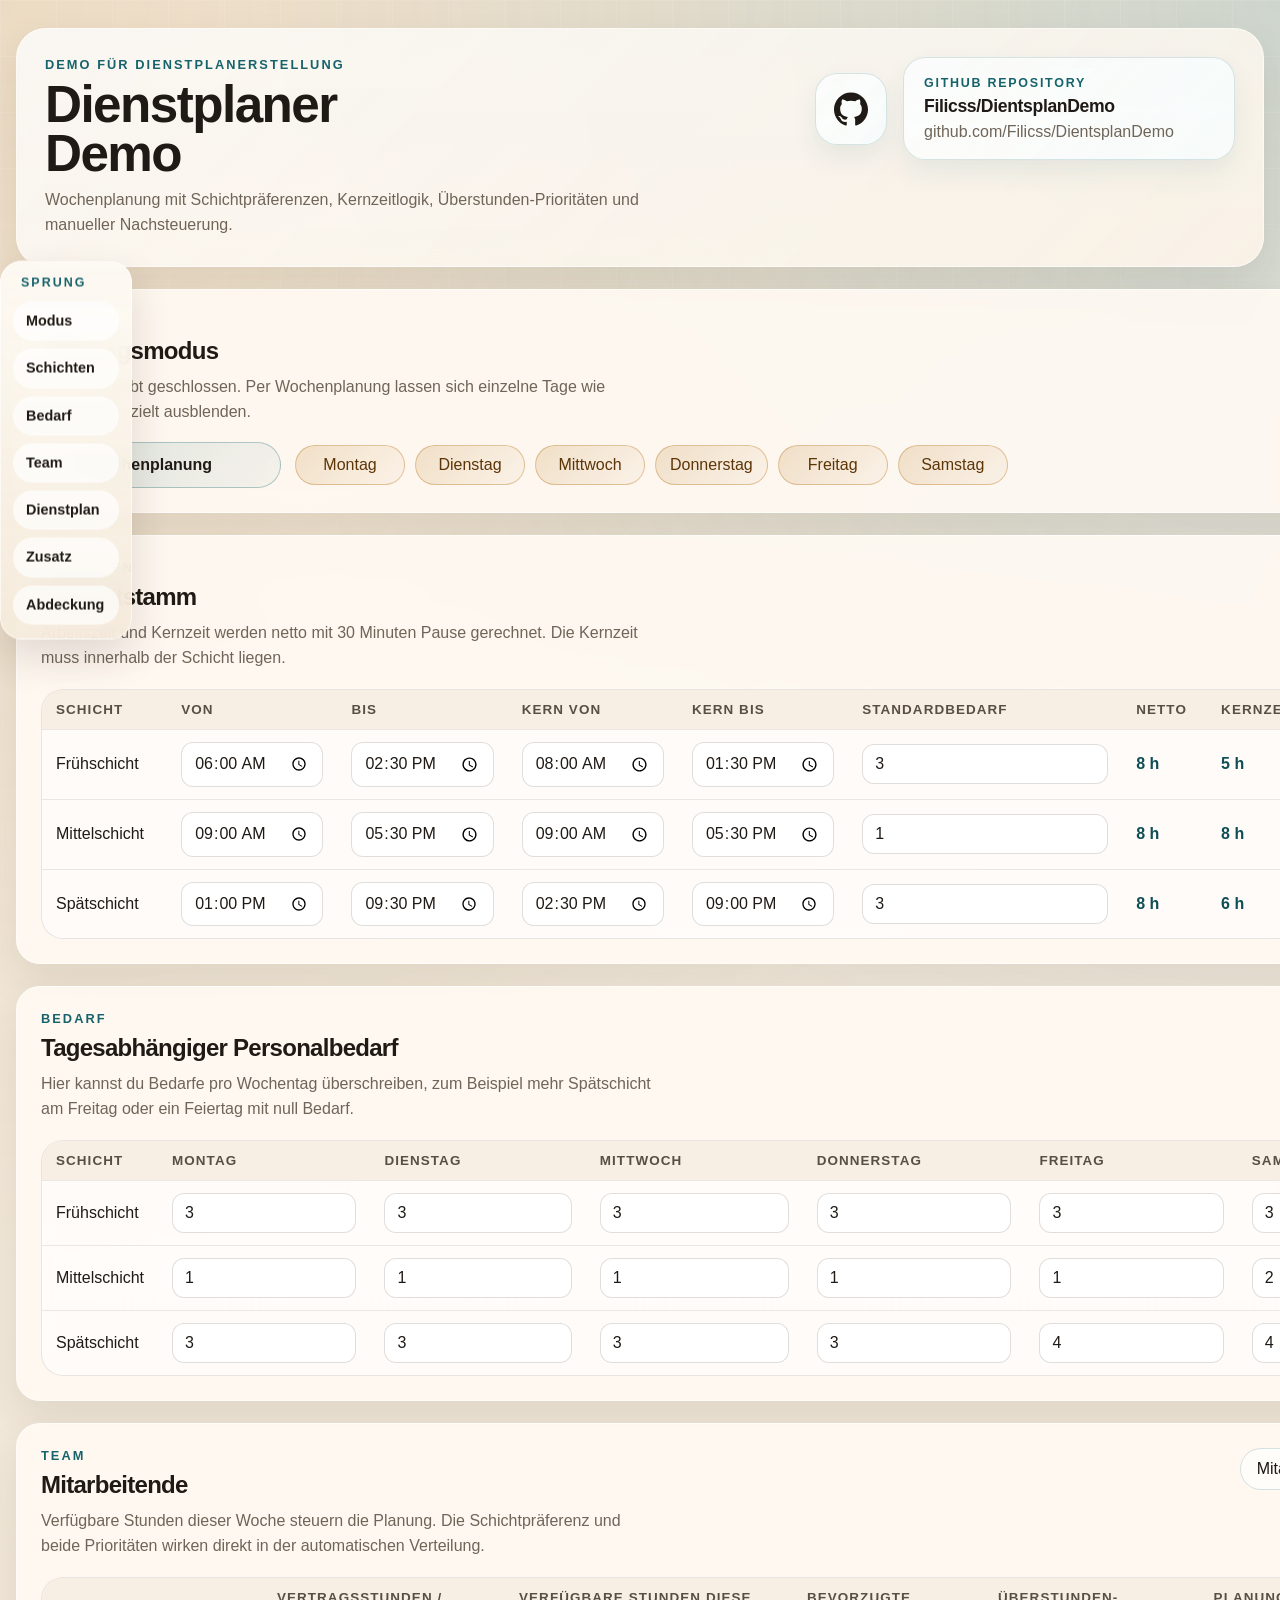
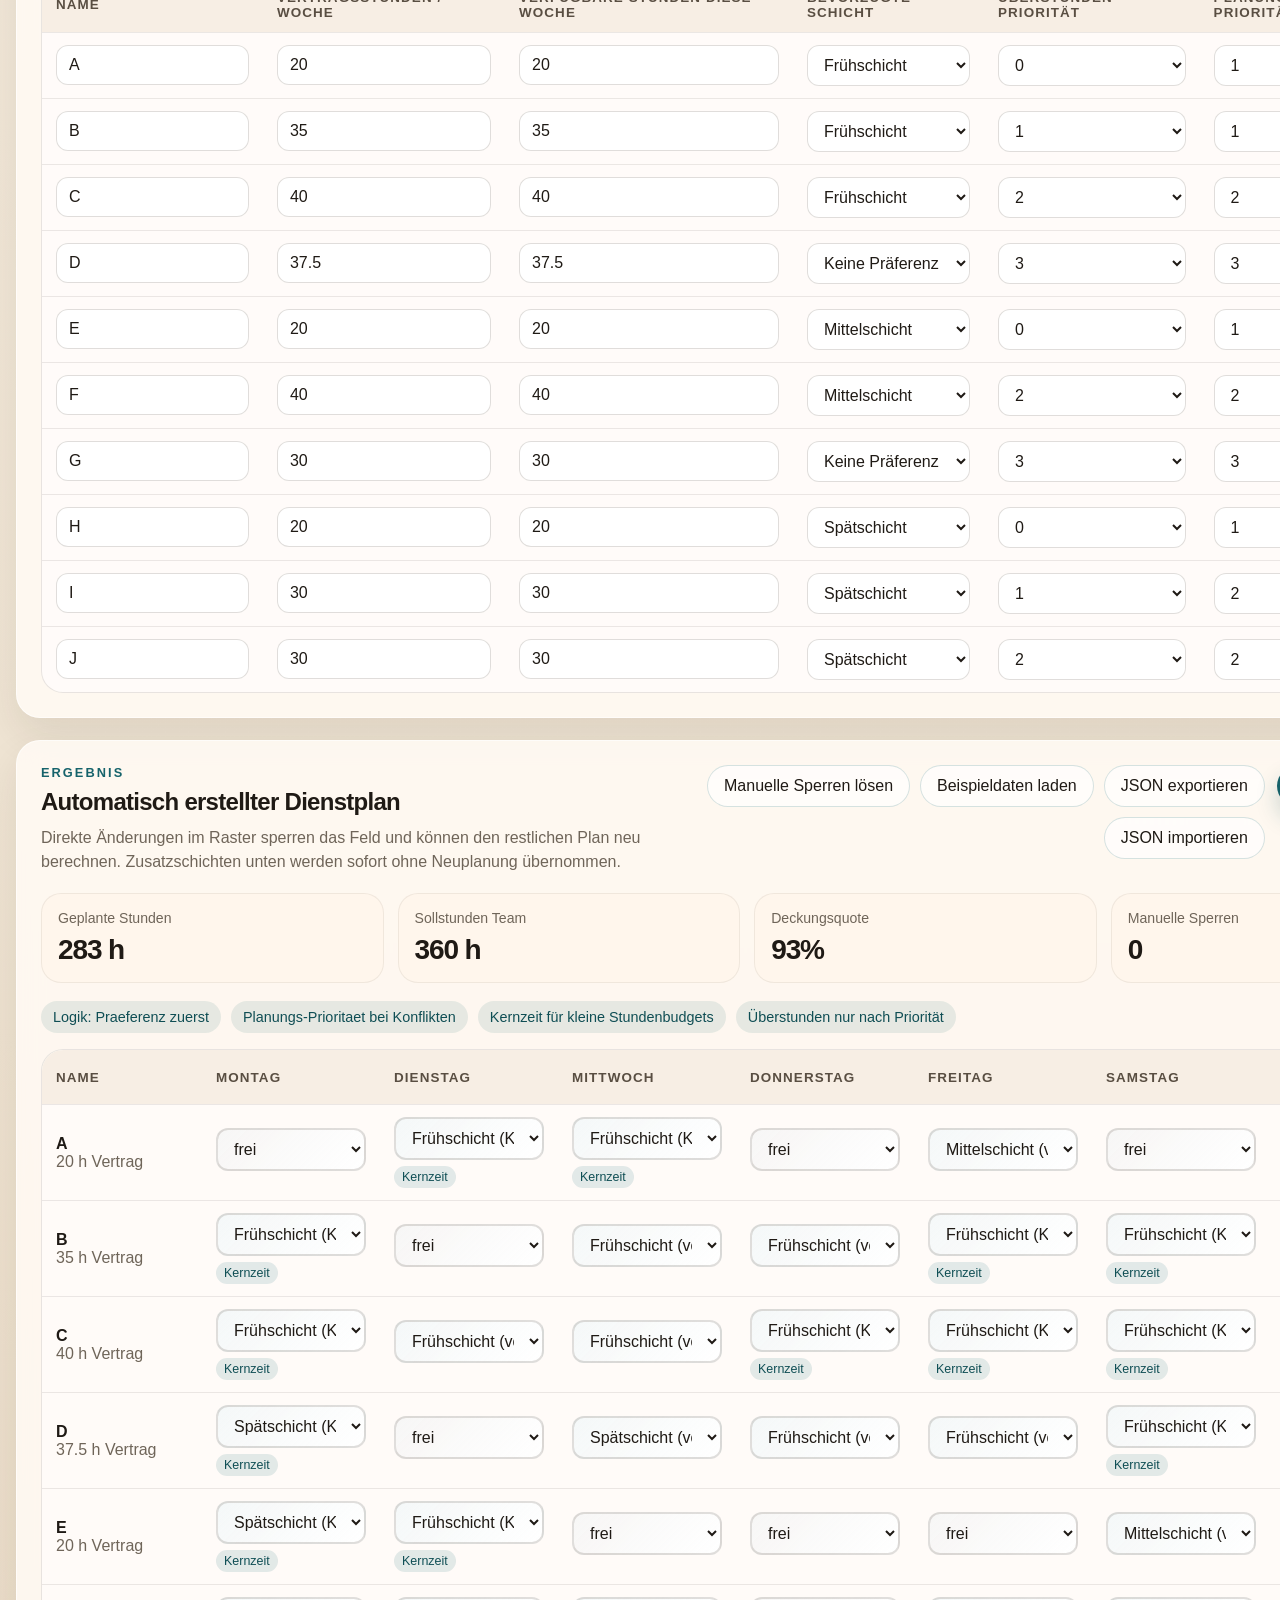
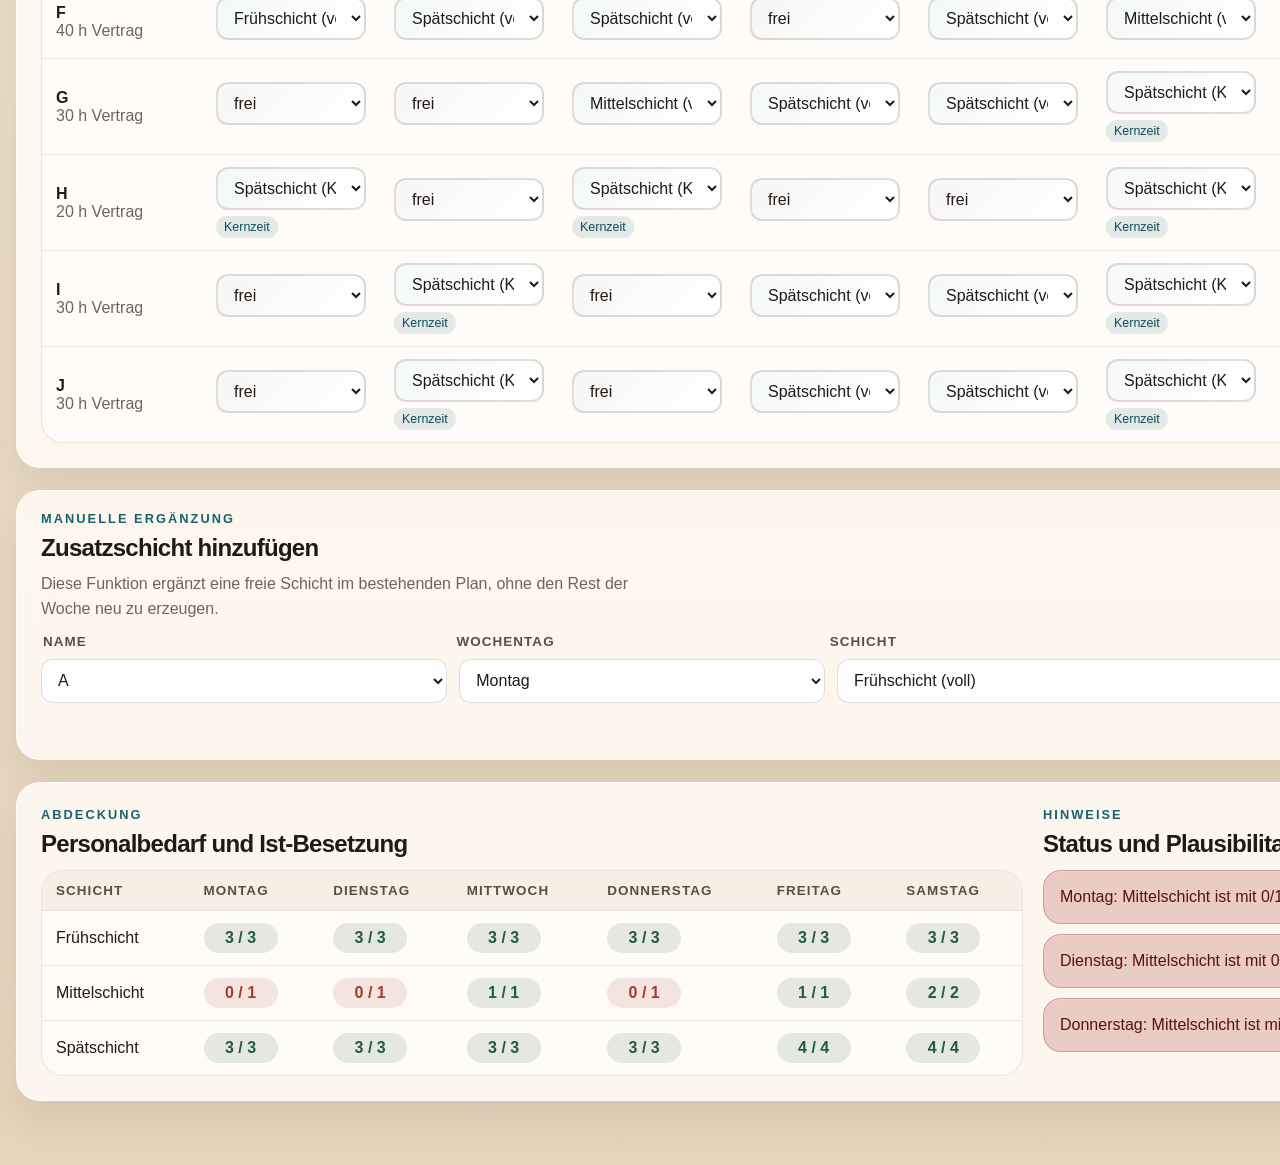
<file: index.html>
<!doctype html>
<html lang="de">
  <head>
    <meta charset="utf-8" />
    <meta name="viewport" content="width=device-width, initial-scale=1" />
    <title>Dienstplan Demo</title>
    <link rel="stylesheet" href="styles.css" />
  </head>
  <body>
    <nav class="side-nav" aria-label="Schnellnavigation">
      <span class="side-nav-title">Sprung</span>
      <a href="#planungsmodus" title="Planungsmodus">Modus</a>
      <a href="#schichtstamm" title="Schichtstamm">Schichten</a>
      <a href="#personalbedarf" title="Tagesabhängiger Personalbedarf">Bedarf</a>
      <a href="#mitarbeitende" title="Mitarbeitende">Team</a>
      <a href="#dienstplan" title="Automatisch erstellter Dienstplan">Dienstplan</a>
      <a href="#zusatzschicht" title="Zusatzschicht hinzufügen">Zusatz</a>
      <a href="#bedarf-gegen-ist" title="Bedarf gegen Ist">Abdeckung</a>
    </nav>
    <div class="page-shell">
      <header class="hero">
        <div class="hero-intro">
          <p class="eyebrow">Demo für Dienstplanerstellung</p>
          <h1>Dienstplaner Demo</h1>
          <p class="hero-copy">
            Wochenplanung mit Schichtpräferenzen, Kernzeitlogik,
            Überstunden-Prioritäten und manueller Nachsteuerung.
          </p>
        </div>
        <div class="hero-side">
          <div class="hero-repo-group">
            <a
              class="hero-repo-badge"
              href="https://github.com/Filicss/DientsplanDemo"
              target="_blank"
              rel="noreferrer"
              aria-label="Open GitHub Repository"
            >
              <svg viewBox="0 0 24 24" aria-hidden="true" focusable="false">
                <path
                  d="M12 .297C5.373.297 0 5.67 0 12.297c0 5.303 3.438 9.8 8.205 11.385.6.113.82-.258.82-.577 0-.285-.01-1.04-.015-2.04-3.338.724-4.042-1.61-4.042-1.61-.546-1.385-1.333-1.754-1.333-1.754-1.089-.745.084-.729.084-.729 1.205.084 1.838 1.236 1.838 1.236 1.07 1.835 2.809 1.305 3.495.998.108-.776.418-1.305.76-1.605-2.665-.3-5.467-1.332-5.467-5.93 0-1.31.465-2.38 1.235-3.22-.135-.303-.54-1.523.105-3.176 0 0 1.005-.322 3.3 1.23.96-.267 1.98-.399 3-.405 1.02.006 2.04.138 3 .405 2.28-1.552 3.285-1.23 3.285-1.23.645 1.653.24 2.873.12 3.176.765.84 1.23 1.91 1.23 3.22 0 4.61-2.805 5.625-5.475 5.921.42.36.81 1.096.81 2.22 0 1.606-.015 2.896-.015 3.286 0 .315.21.69.825.57C20.565 22.092 24 17.592 24 12.297 24 5.67 18.627.297 12 .297Z"
                ></path>
              </svg>
            </a>
            <a
              class="hero-repo-link"
              href="https://github.com/Filicss/DientsplanDemo"
              target="_blank"
              rel="noreferrer"
              aria-label="GitHub Repository Filicss DientsplanDemo"
            >
              <span class="hero-repo-label">GitHub Repository</span>
              <span class="hero-repo-name">Filicss/DientsplanDemo</span>
              <span class="hero-repo-url">github.com/Filicss/DientsplanDemo</span>
            </a>
          </div>
          <div class="hero-actions">
          <button class="secondary-button" id="resetLocksButton" type="button">
            Manuelle Sperren lösen
          </button>
          <button class="secondary-button" id="loadSampleButton" type="button">
            Beispieldaten laden
          </button>
          <button class="secondary-button" id="exportButton" type="button">
            JSON exportieren
          </button>
          <button class="secondary-button" id="importButton" type="button">
            JSON importieren
          </button>
            <input id="importFileInput" type="file" accept=".json" hidden />
          </div>
        </div>
      </header>

      <main class="layout">
        <section id="planungsmodus" class="panel">
          <div class="section-header">
            <div>
              <p class="eyebrow">Modus</p>
              <h2>Planungsmodus</h2>
              <p class="section-copy">
                Sonntag bleibt geschlossen. Per Wochenplanung lassen sich
                einzelne Tage wie Feiertage gezielt ausblenden.
              </p>
            </div>
          </div>
          <div id="modeControls" class="mode-grid"></div>
        </section>

        <section id="schichtstamm" class="panel">
          <div class="section-header">
            <div>
              <p class="eyebrow">Schichten</p>
              <h2>Schichtstamm</h2>
              <p class="section-copy">
                Arbeitszeit und Kernzeit werden netto mit 30 Minuten Pause
                gerechnet. Die Kernzeit muss innerhalb der Schicht liegen.
              </p>
            </div>
          </div>
          <div class="table-wrap">
            <table>
              <thead>
                <tr>
                  <th>Schicht</th>
                  <th>Von</th>
                  <th>Bis</th>
                  <th>Kern von</th>
                  <th>Kern bis</th>
                  <th>Standardbedarf</th>
                  <th>Netto</th>
                  <th>Kernzeit netto</th>
                  <th></th>
                </tr>
              </thead>
              <tbody id="shiftTableBody"></tbody>
            </table>
          </div>
        </section>

        <section id="personalbedarf" class="panel">
          <div class="section-header">
            <div>
              <p class="eyebrow">Bedarf</p>
              <h2>Tagesabhängiger Personalbedarf</h2>
              <p class="section-copy">
                Hier kannst du Bedarfe pro Wochentag überschreiben, zum Beispiel
                mehr Spätschicht am Freitag oder ein Feiertag mit null Bedarf.
              </p>
            </div>
          </div>
          <div class="table-wrap">
            <table>
              <thead>
                <tr>
                  <th>Schicht</th>
                  <th>Montag</th>
                  <th>Dienstag</th>
                  <th>Mittwoch</th>
                  <th>Donnerstag</th>
                  <th>Freitag</th>
                  <th>Samstag</th>
                </tr>
              </thead>
              <tbody id="demandTableBody"></tbody>
            </table>
          </div>
        </section>

        <section id="mitarbeitende" class="panel">
          <div class="section-header">
            <div>
              <p class="eyebrow">Team</p>
              <h2>Mitarbeitende</h2>
              <p class="section-copy">
                Verfügbare Stunden dieser Woche steuern die Planung. Die
                Schichtpräferenz und beide Prioritäten wirken direkt in der
                automatischen Verteilung.
              </p>
            </div>
            <div class="table-actions">
              <button
                class="secondary-button"
                id="addEmployeeButton"
                type="button"
              >
                Mitarbeitende hinzufügen
              </button>
            </div>
          </div>
          <div class="table-wrap">
            <table>
              <thead>
                <tr>
                  <th>Name</th>
                  <th>Vertragsstunden / Woche</th>
                  <th>Verfügbare Stunden diese Woche</th>
                  <th>Bevorzugte Schicht</th>
                  <th>Überstunden-Priorität</th>
                  <th>Planungs-Priorität</th>
                  <th></th>
                </tr>
              </thead>
              <tbody id="employeeTableBody"></tbody>
            </table>
          </div>
        </section>

        <section id="dienstplan" class="panel">
          <div class="section-header">
            <div>
              <p class="eyebrow">Ergebnis</p>
              <h2>Automatisch erstellter Dienstplan</h2>
              <p class="section-copy">
                Direkte Änderungen im Raster sperren das Feld und können den
                restlichen Plan neu berechnen. Zusatzschichten unten werden
                sofort ohne Neuplanung übernommen.
              </p>
            </div>
            <div class="result-toolbar">
              <div id="resultSecondaryActionsMount"></div>
              <div class="result-actions">
              <button class="primary-button" id="generateButton" type="button">
                Dienstplan erstellen
              </button>
              </div>
            </div>
          </div>

          <div id="summaryCards" class="stats-grid"></div>

          <div class="rules-strip">
            <span>Logik: Praeferenz zuerst</span>
            <span>Planungs-Prioritaet bei Konflikten</span>
            <span>Kernzeit für kleine Stundenbudgets</span>
            <span>Überstunden nur nach Priorität</span>
          </div>

          <div class="table-wrap">
            <table>
              <thead id="scheduleTableHead"></thead>
              <tbody id="scheduleTableBody"></tbody>
            </table>
          </div>
        </section>

        <section id="zusatzschicht" class="panel manual-add-panel">
          <div class="section-header compact">
            <div>
              <p class="eyebrow">Manuelle Ergänzung</p>
              <h2>Zusatzschicht hinzufügen</h2>
              <p class="section-copy">
                Diese Funktion ergänzt eine freie Schicht im bestehenden Plan,
                ohne den Rest der Woche neu zu erzeugen.
              </p>
            </div>
          </div>

          <div class="manual-add-layout">
            <div class="manual-add-grid manual-add-labels" aria-hidden="true">
              <span>Name</span>
              <span>Wochentag</span>
              <span>Schicht</span>
              <span class="manual-add-action-spacer"></span>
            </div>

            <div class="manual-add-grid manual-add-controls">
              <select id="manualAddEmployee" data-manual-add-field="employeeId"></select>
              <select id="manualAddDay" data-manual-add-field="dayKey"></select>
              <select id="manualAddAssignment" data-manual-add-field="assignmentId"></select>
              <button class="primary-button" id="manualAddButton" type="button">
                Hinzufügen
              </button>
            </div>
          </div>

          <div
            id="manualAddFeedback"
            class="manual-add-feedback"
            aria-live="polite"
          ></div>
        </section>

        <section id="bedarf-gegen-ist" class="panel two-column-panel">
          <div>
            <div class="section-header compact">
              <div>
                <p class="eyebrow">Abdeckung</p>
                <h2>Personalbedarf und Ist-Besetzung</h2>
              </div>
            </div>
            <div class="table-wrap">
              <table>
                <thead>
                  <tr>
                    <th>Schicht</th>
                    <th>Montag</th>
                    <th>Dienstag</th>
                    <th>Mittwoch</th>
                    <th>Donnerstag</th>
                    <th>Freitag</th>
                    <th>Samstag</th>
                  </tr>
                </thead>
                <tbody id="coverageTableBody"></tbody>
              </table>
            </div>
          </div>

          <div>
            <div class="section-header compact">
              <div>
                <p class="eyebrow">Hinweise</p>
                <h2>Status und Plausibilitaet</h2>
              </div>
            </div>
            <div id="statusList" class="status-list"></div>
          </div>
        </section>
      </main>
    </div>

    <script src="app.js"></script>
  </body>
</html>
</file>
<file: styles.css>
:root {
  --bg: #efe4d3;
  --bg-strong: #e6d4bc;
  --panel: rgba(255, 250, 243, 0.9);
  --panel-strong: rgba(255, 247, 237, 0.97);
  --line: rgba(65, 53, 40, 0.14);
  --ink: #1f1a15;
  --muted: #6f6559;
  --accent: #16636b;
  --accent-soft: rgba(22, 99, 107, 0.12);
  --accent-strong: #0f4e54;
  --gold: #b77115;
  --danger: #a63a2d;
  --danger-soft: rgba(166, 58, 45, 0.12);
  --success: #245b3f;
  --success-soft: rgba(36, 91, 63, 0.12);
  --shadow: 0 18px 40px rgba(47, 36, 24, 0.09);
  --radius: 24px;
}

* {
  box-sizing: border-box;
}

html {
  scroll-behavior: smooth;
}

body {
  margin: 0;
  min-height: 100vh;
  font-family: "Aptos", "Trebuchet MS", "Segoe UI Variable", "Segoe UI",
    sans-serif;
  color: var(--ink);
  background:
    radial-gradient(circle at top left, rgba(183, 113, 21, 0.15), transparent 28%),
    radial-gradient(circle at top right, rgba(22, 99, 107, 0.18), transparent 24%),
    linear-gradient(180deg, #f6eee2 0%, var(--bg) 54%, var(--bg-strong) 100%);
}

body::before {
  content: "";
  position: fixed;
  inset: 0;
  pointer-events: none;
  background-image:
    linear-gradient(rgba(255, 255, 255, 0.16) 1px, transparent 1px),
    linear-gradient(90deg, rgba(255, 255, 255, 0.16) 1px, transparent 1px);
  background-size: 56px 56px;
  mask-image: linear-gradient(180deg, rgba(0, 0, 0, 0.65), transparent);
}

.page-shell {
  width: min(1500px, calc(100% - 32px));
  margin: 0 auto;
  padding: 28px 0 64px;
}

.side-nav {
  position: fixed;
  left: 0px;
  top: 50%;
  z-index: 20;
  display: grid;
  gap: 8px;
  width: 132px;
  padding: 14px 12px;
  border: 1px solid rgba(255, 255, 255, 0.6);
  border-radius: 22px;
  background:
    linear-gradient(180deg, rgba(255, 251, 245, 0.95), rgba(246, 236, 222, 0.9)),
    linear-gradient(135deg, rgba(22, 99, 107, 0.08), rgba(183, 113, 21, 0.1));
  box-shadow: 0 18px 40px rgba(47, 36, 24, 0.14);
  backdrop-filter: blur(14px);
  transform: translateY(-50%);
}

.side-nav-title {
  padding: 0 8px 4px;
  color: var(--accent);
  font-size: 0.78rem;
  font-weight: 700;
  letter-spacing: 0.16em;
  text-transform: uppercase;
}

.side-nav a {
  display: block;
  padding: 10px 12px;
  border-radius: 999px;
  color: var(--ink);
  text-decoration: none;
  font-size: 0.9rem;
  font-weight: 700;
  line-height: 1.2;
  background: rgba(255, 255, 255, 0.68);
  border: 1px solid transparent;
  transition:
    transform 0.18s ease,
    border-color 0.18s ease,
    background-color 0.18s ease,
    color 0.18s ease;
}

.side-nav a:hover,
.side-nav a:focus-visible {
  transform: translateX(3px);
  border-color: rgba(22, 99, 107, 0.24);
  background: rgba(22, 99, 107, 0.12);
  color: var(--accent-strong);
  outline: none;
}

[id] {
  scroll-margin-top: 26px;
}

.hero {
  display: flex;
  justify-content: space-between;
  align-items: flex-start;
  gap: 24px;
  padding: 28px;
  border: 1px solid rgba(255, 255, 255, 0.55);
  border-radius: 30px;
  background:
    linear-gradient(135deg, rgba(255, 255, 255, 0.78), rgba(255, 247, 237, 0.86)),
    linear-gradient(180deg, rgba(22, 99, 107, 0.04), rgba(183, 113, 21, 0.08));
  box-shadow: var(--shadow);
  backdrop-filter: blur(14px);
}

.hero-intro {
  flex: 1 1 520px;
  min-width: 0;
}

.hero h1,
.section-header h2 {
  margin: 0;
  font-weight: 700;
  letter-spacing: -0.03em;
}

.hero h1 {
  font-size: clamp(2rem, 4vw, 3.5rem);
  line-height: 0.96;
  max-width: 12ch;
}

.hero-copy,
.section-copy {
  margin: 10px 0 0;
  max-width: 70ch;
  color: var(--muted);
  line-height: 1.55;
}

.eyebrow {
  margin: 0 0 8px;
  font-size: 0.8rem;
  font-weight: 700;
  letter-spacing: 0.16em;
  text-transform: uppercase;
  color: var(--accent);
}

.hero-side {
  display: grid;
  justify-items: end;
  gap: 14px;
  flex: 0 1 420px;
  min-width: min(100%, 320px);
}

.hero-repo-group {
  display: flex;
  align-items: center;
  justify-content: flex-end;
  gap: 16px;
  width: 100%;
}

.hero-repo-badge {
  display: inline-flex;
  align-items: center;
  justify-content: center;
  width: 72px;
  height: 72px;
  flex-shrink: 0;
  border-radius: 22px;
  border: 1px solid rgba(22, 99, 107, 0.16);
  background:
    linear-gradient(135deg, rgba(255, 255, 255, 0.84), rgba(247, 252, 252, 0.92)),
    linear-gradient(180deg, rgba(22, 99, 107, 0.08), rgba(22, 99, 107, 0.02));
  color: #1f1a15;
  box-shadow: 0 12px 26px rgba(15, 78, 84, 0.08);
  transition:
    transform 0.18s ease,
    border-color 0.18s ease,
    box-shadow 0.18s ease,
    color 0.18s ease;
}

.hero-repo-badge:hover,
.hero-repo-badge:focus-visible {
  transform: translateY(-2px);
  border-color: rgba(22, 99, 107, 0.3);
  box-shadow: 0 16px 30px rgba(15, 78, 84, 0.14);
  color: var(--accent-strong);
  outline: none;
}

.hero-repo-badge svg {
  width: 34px;
  height: 34px;
  fill: currentColor;
}

.hero-repo-link {
  display: grid;
  gap: 6px;
  width: min(100%, 332px);
  padding: 18px 20px;
  border: 1px solid rgba(22, 99, 107, 0.16);
  border-radius: 22px;
  background:
    linear-gradient(135deg, rgba(255, 255, 255, 0.84), rgba(247, 252, 252, 0.9)),
    linear-gradient(180deg, rgba(22, 99, 107, 0.08), rgba(22, 99, 107, 0.02));
  color: var(--ink);
  text-decoration: none;
  box-shadow: 0 12px 26px rgba(15, 78, 84, 0.08);
  transition:
    transform 0.18s ease,
    border-color 0.18s ease,
    box-shadow 0.18s ease;
}

.hero-repo-link:hover {
  transform: translateY(-2px);
  border-color: rgba(22, 99, 107, 0.3);
  box-shadow: 0 16px 30px rgba(15, 78, 84, 0.14);
}

.hero-repo-label {
  font-size: 0.78rem;
  font-weight: 700;
  letter-spacing: 0.14em;
  text-transform: uppercase;
  color: var(--accent);
}

.hero-repo-name {
  font-size: 1.1rem;
  font-weight: 700;
  letter-spacing: -0.02em;
}

.hero-repo-url {
  color: var(--muted);
  word-break: break-word;
}

.hero-actions,
.table-actions {
  display: flex;
  flex-wrap: wrap;
  gap: 10px;
  align-content: flex-start;
  justify-content: flex-end;
}

.result-actions {
  display: flex;
  justify-content: flex-end;
  align-items: flex-start;
  flex-shrink: 0;
}

.result-toolbar {
  display: flex;
  flex: 1 1 560px;
  align-items: flex-start;
  justify-content: flex-end;
  gap: 12px;
  flex-wrap: wrap;
}

#resultSecondaryActionsMount {
  display: flex;
  flex: 1 1 440px;
  justify-content: flex-end;
  min-width: 0;
}

.result-secondary-actions {
  display: flex;
  flex-wrap: wrap;
  gap: 10px;
  align-content: flex-start;
  justify-content: flex-end;
}

button,
input,
select {
  font: inherit;
}

button {
  border: none;
  cursor: pointer;
  transition:
    transform 0.18s ease,
    background-color 0.18s ease,
    border-color 0.18s ease,
    opacity 0.18s ease;
}

button:hover {
  transform: translateY(-1px);
}

button:active {
  transform: translateY(0);
}

.primary-button,
.secondary-button,
.chip-button,
.mode-selector,
.day-chip {
  border-radius: 999px;
}

.primary-button {
  padding: 12px 18px;
  background: linear-gradient(135deg, var(--accent), var(--accent-strong));
  color: #f8fbfb;
  box-shadow: 0 12px 22px rgba(15, 78, 84, 0.22);
}

.secondary-button {
  padding: 11px 16px;
  border: 1px solid rgba(22, 99, 107, 0.18);
  background: rgba(255, 255, 255, 0.66);
  color: var(--ink);
}

.layout {
  display: grid;
  gap: 22px;
  margin-top: 22px;
}

.panel {
  padding: 24px;
  border-radius: var(--radius);
  border: 1px solid rgba(255, 255, 255, 0.58);
  background: var(--panel);
  box-shadow: var(--shadow);
  backdrop-filter: blur(14px);
}

.section-header {
  display: flex;
  align-items: flex-start;
  justify-content: space-between;
  gap: 20px;
  margin-bottom: 18px;
}

.section-header.compact {
  margin-bottom: 12px;
}

.mode-grid {
  display: grid;
  gap: 14px;
}

.mode-row {
  display: grid;
  grid-template-columns: minmax(180px, 240px) 1fr;
  gap: 14px;
  align-items: center;
}

.mode-selector {
  display: inline-flex;
  align-items: center;
  justify-content: flex-start;
  gap: 12px;
  width: 100%;
  padding: 13px 18px;
  border: 1px solid var(--line);
  background: rgba(255, 255, 255, 0.58);
  color: var(--ink);
  font-weight: 700;
}

.mode-selector.is-active {
  border-color: rgba(22, 99, 107, 0.3);
  background: linear-gradient(135deg, rgba(22, 99, 107, 0.14), rgba(22, 99, 107, 0.04));
}

.selector-dot {
  width: 16px;
  height: 16px;
  border-radius: 50%;
  border: 2px solid rgba(22, 99, 107, 0.4);
  background: #fff;
  position: relative;
  flex-shrink: 0;
}

.mode-selector.is-active .selector-dot::after {
  content: "";
  position: absolute;
  inset: 2px;
  border-radius: 50%;
  background: var(--accent);
}

.day-chip-row {
  display: flex;
  flex-wrap: wrap;
  gap: 10px;
}

.day-chip {
  padding: 10px 14px;
  border: 1px solid var(--line);
  background: rgba(255, 255, 255, 0.55);
  color: var(--ink);
  min-width: 110px;
}

.day-chip.is-active {
  border-color: rgba(183, 113, 21, 0.35);
  background: linear-gradient(135deg, rgba(183, 113, 21, 0.18), rgba(183, 113, 21, 0.04));
  color: #5c3507;
}

.day-chip.is-closed {
  opacity: 0.46;
}

.table-wrap {
  overflow-x: auto;
  border-radius: 22px;
  border: 1px solid rgba(65, 53, 40, 0.12);
  background: rgba(255, 255, 255, 0.58);
}

table {
  width: 100%;
  border-collapse: collapse;
  min-width: 980px;
}

th,
td {
  padding: 12px 14px;
  border-bottom: 1px solid rgba(65, 53, 40, 0.1);
  text-align: left;
  vertical-align: middle;
}

thead th {
  position: sticky;
  top: 0;
  z-index: 1;
  background: rgba(247, 239, 228, 0.96);
  color: #594e42;
  font-size: 0.84rem;
  text-transform: uppercase;
  letter-spacing: 0.08em;
}

tbody tr:last-child td {
  border-bottom: none;
}

input[type="text"],
input[type="time"],
input[type="number"],
select {
  width: 100%;
  min-width: 0;
  padding: 10px 12px;
  border-radius: 12px;
  border: 1px solid rgba(65, 53, 40, 0.16);
  background: rgba(255, 255, 255, 0.9);
  color: var(--ink);
}

input:focus,
select:focus {
  outline: 2px solid rgba(22, 99, 107, 0.22);
  border-color: rgba(22, 99, 107, 0.45);
}

.metric-cell {
  font-weight: 700;
  color: var(--accent-strong);
}

.remove-button {
  width: 40px;
  height: 40px;
  border-radius: 12px;
  border: 1px solid rgba(166, 58, 45, 0.2);
  background: rgba(166, 58, 45, 0.08);
  color: var(--danger);
  font-size: 1rem;
}

.stats-grid {
  display: grid;
  grid-template-columns: repeat(auto-fit, minmax(180px, 1fr));
  gap: 14px;
  margin-bottom: 18px;
}

.stat-card {
  padding: 16px;
  border-radius: 20px;
  background: var(--panel-strong);
  border: 1px solid rgba(65, 53, 40, 0.08);
}

.stat-label {
  display: block;
  margin-bottom: 8px;
  color: var(--muted);
  font-size: 0.88rem;
}

.stat-value {
  font-size: 1.75rem;
  font-weight: 700;
  letter-spacing: -0.04em;
}

.rules-strip {
  display: flex;
  flex-wrap: wrap;
  gap: 10px;
  margin-bottom: 16px;
}

.rules-strip span,
.pill {
  display: inline-flex;
  align-items: center;
  gap: 8px;
  padding: 8px 12px;
  border-radius: 999px;
  background: rgba(22, 99, 107, 0.1);
  color: var(--accent-strong);
  font-size: 0.9rem;
}

.manual-add-panel {
  padding-top: 20px;
  padding-bottom: 20px;
}

.manual-add-layout {
  display: grid;
  gap: 10px;
}

.manual-add-grid {
  display: grid;
  grid-template-columns: minmax(180px, 1fr) minmax(160px, 0.9fr) minmax(220px, 1.2fr) auto;
  gap: 12px;
  align-items: center;
}

.manual-add-labels {
  color: #594e42;
  font-size: 0.84rem;
  font-weight: 700;
  letter-spacing: 0.08em;
  text-transform: uppercase;
}

.manual-add-labels span {
  padding: 0 2px;
}

.manual-add-action-spacer {
  min-width: 132px;
}

.manual-add-controls select,
.manual-add-controls button {
  min-height: 44px;
}

.manual-add-controls button[disabled] {
  cursor: not-allowed;
  opacity: 0.55;
  transform: none;
}

.manual-add-feedback {
  min-height: 24px;
  margin-top: 12px;
  color: var(--muted);
  font-size: 0.92rem;
  line-height: 1.45;
}

.manual-add-feedback.is-error {
  color: var(--danger);
}

.manual-add-feedback.is-success {
  color: var(--success);
}

.schedule-name-cell {
  min-width: 160px;
}

.assignment-wrapper {
  display: grid;
  gap: 6px;
}

.assignment-select {
  min-width: 150px;
  border-width: 2px;
  background:
    linear-gradient(135deg, color-mix(in srgb, var(--cell-accent, #ddd) 16%, white), white);
}

.assignment-select.is-free {
  --cell-accent: rgba(111, 101, 89, 0.35);
}

.assignment-select.is-full,
.assignment-select.is-core {
  --cell-accent: rgba(22, 99, 107, 0.28);
}

.assignment-select.is-manual {
  box-shadow: inset 0 0 0 2px rgba(183, 113, 21, 0.22);
}

.assignment-select.is-closed {
  background: rgba(111, 101, 89, 0.08);
  color: var(--muted);
}

.assignment-meta {
  display: flex;
  flex-wrap: wrap;
  gap: 6px;
}

.mini-tag {
  display: inline-flex;
  align-items: center;
  padding: 4px 8px;
  border-radius: 999px;
  background: rgba(255, 255, 255, 0.72);
  color: var(--muted);
  font-size: 0.78rem;
}

.mini-tag.manual {
  background: rgba(183, 113, 21, 0.14);
  color: #74450a;
}

.mini-tag.core {
  background: rgba(22, 99, 107, 0.12);
  color: var(--accent-strong);
}

.coverage-chip {
  display: inline-flex;
  justify-content: center;
  min-width: 74px;
  padding: 6px 10px;
  border-radius: 999px;
  font-weight: 700;
}

.coverage-chip.ok {
  background: var(--success-soft);
  color: var(--success);
}

.coverage-chip.warn {
  background: rgba(183, 113, 21, 0.14);
  color: #7b4b0b;
}

.coverage-chip.bad {
  background: var(--danger-soft);
  color: var(--danger);
}

.status-list {
  display: grid;
  gap: 10px;
}

.status-item {
  padding: 14px 16px;
  border-radius: 18px;
  background: rgba(255, 255, 255, 0.66);
  border: 1px solid rgba(65, 53, 40, 0.1);
  line-height: 1.5;
}

.status-item.error {
  background: rgba(166, 58, 45, 0.22);
  border-color: rgba(166, 58, 45, 0.34);
  color: #57130d;
  box-shadow: inset 0 1px 0 rgba(255, 255, 255, 0.18);
}

.status-item.warn {
  background: rgba(183, 113, 21, 0.12);
  border-color: rgba(183, 113, 21, 0.18);
  color: #72470b;
}

.status-item.info {
  background: rgba(22, 99, 107, 0.08);
  border-color: rgba(22, 99, 107, 0.14);
  color: #11494f;
}

.two-column-panel {
  display: grid;
  grid-template-columns: 1.25fr 0.95fr;
  gap: 20px;
}

.muted {
  color: var(--muted);
}

@media (max-width: 1100px) {
  .page-shell {
    width: min(100% - 32px, 100%);
    margin-left: max(166px, 18px);
    margin-right: 16px;
  }

  .hero,
  .section-header,
  .mode-row,
  .two-column-panel {
    grid-template-columns: 1fr;
    display: grid;
  }

  .hero-actions,
  .hero-side,
  .table-actions,
  .result-actions,
  .result-toolbar,
  #resultSecondaryActionsMount,
  .result-secondary-actions {
    justify-content: flex-start;
  }

  .hero-side {
    justify-items: stretch;
  }

  .hero-repo-group {
    justify-content: flex-start;
  }

  .hero-repo-link {
    width: min(100%, 332px);
  }

  .mode-row {
    gap: 10px;
  }

  .manual-add-grid {
    grid-template-columns: 1fr;
  }

  .manual-add-labels {
    display: none;
  }
}

@media (max-width: 720px) {
  .side-nav {
    left: 8px;
    width: 104px;
    padding: 12px 8px;
    gap: 6px;
  }

  .side-nav-title {
    padding: 0 6px 2px;
    font-size: 0.72rem;
    letter-spacing: 0.12em;
  }

  .side-nav a {
    padding: 8px 10px;
    font-size: 0.78rem;
  }

  .page-shell {
    width: min(100% - 16px, 100%);
    margin-left: 120px;
    margin-right: 8px;
    padding-top: 18px;
  }

  .hero,
  .panel {
    padding: 18px;
    border-radius: 22px;
  }

  .hero-side {
    min-width: 0;
  }

  .hero-repo-group {
    gap: 10px;
  }

  .hero-repo-badge {
    width: 60px;
    height: 60px;
    border-radius: 18px;
  }

  .hero-repo-badge svg {
    width: 28px;
    height: 28px;
  }

  .hero-repo-link {
    width: min(100%, 270px);
    padding: 16px 18px;
  }

  .day-chip {
    min-width: 96px;
  }

  .stats-grid {
    grid-template-columns: repeat(2, minmax(0, 1fr));
  }
}
</file>
